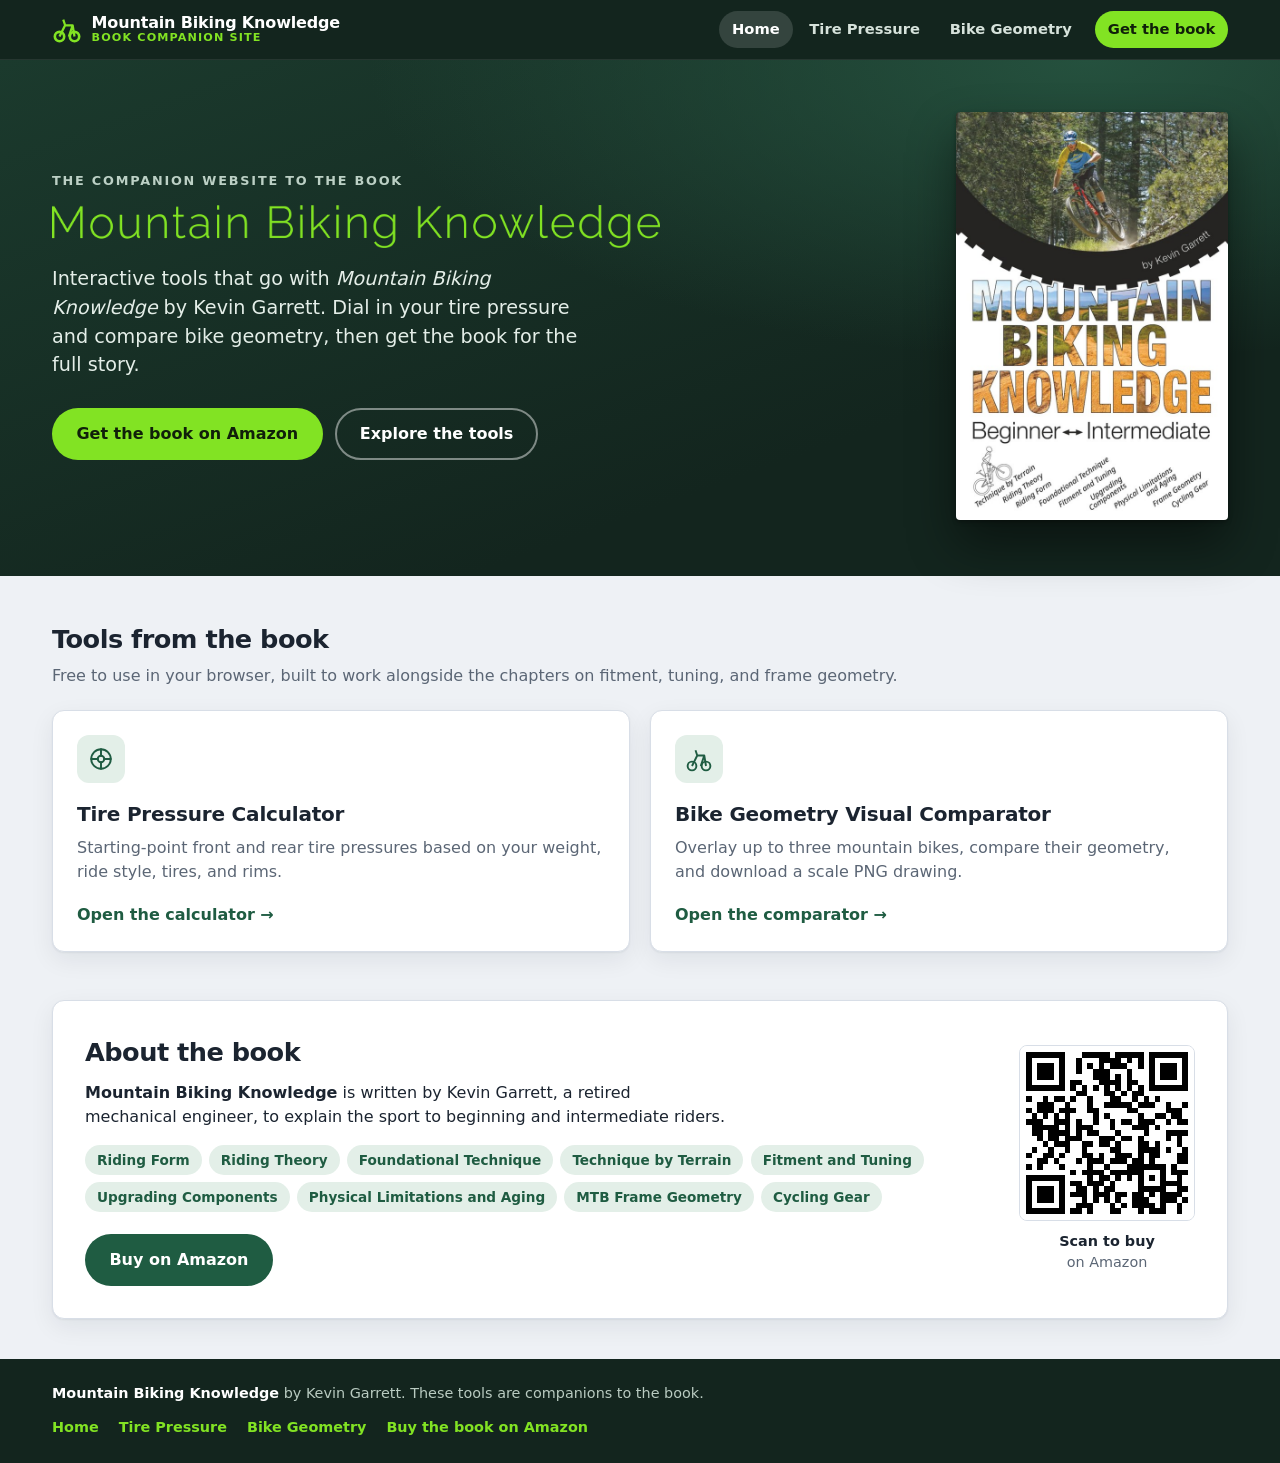
<file: index.html>
<!doctype html>
<html lang="en">
<head>
<meta charset="utf-8">
<meta name="viewport" content="width=device-width, initial-scale=1">
<title>Mountain Biking Knowledge: Companion Tools for the Book</title>
<meta name="description" content="Companion website for the book Mountain Biking Knowledge by Kevin Garrett: a tire pressure calculator and a bike geometry visual comparator.">
<meta property="og:type" content="website">
<meta property="og:site_name" content="Mountain Biking Knowledge">
<meta property="og:title" content="Mountain Biking Knowledge: Companion Tools for the Book">
<meta property="og:description" content="Interactive tools for riders, from the book Mountain Biking Knowledge by Kevin Garrett: tire pressure and bike geometry.">
<meta property="og:url" content="https://mountainbikingknowledge.com/">
<meta property="og:image" content="https://mountainbikingknowledge.com/images/og-mtbk.png">
<meta property="og:image:width" content="1200">
<meta property="og:image:height" content="630">
<meta property="og:image:alt" content="Mountain Biking Knowledge book cover next to the site name">
<meta name="twitter:card" content="summary_large_image">
<meta name="twitter:title" content="Mountain Biking Knowledge: Companion Tools for the Book">
<meta name="twitter:description" content="Interactive tools for riders, from the book by Kevin Garrett.">
<meta name="twitter:image" content="https://mountainbikingknowledge.com/images/og-mtbk.png">
<link rel="stylesheet" href="css/mtbk-brand.css">
<link rel="icon" href="data:image/svg+xml,%3Csvg xmlns='http://www.w3.org/2000/svg' viewBox='0 0 16 16'%3E%3Ccircle cx='4' cy='12' r='2.5' fill='none' stroke='%231f4d3a' stroke-width='1.5'/%3E%3Ccircle cx='12' cy='12' r='2.5' fill='none' stroke='%231f4d3a' stroke-width='1.5'/%3E%3Cpath d='M4 12 L7 6 L11 6 L12 12 M7 6 L6 3 M11 6 L9 12' fill='none' stroke='%231f4d3a' stroke-width='1.3' stroke-linejoin='round'/%3E%3C/svg%3E">
<style>
  *,*::before,*::after{box-sizing:border-box}
  body{margin:0;background:var(--bg);color:var(--ink);font:16px/1.5 var(--font)}
  img{max-width:100%;height:auto}
  .wrap{max-width:76rem;margin:0 auto;padding:0 1.25rem}

  .hero{background:radial-gradient(1200px 500px at 85% 0%,#25513e 0%,transparent 60%),linear-gradient(160deg,var(--nav-2),var(--nav) 70%);color:#fff}
  .hero .wrap{display:grid;grid-template-columns:minmax(0,1fr) auto;gap:2.5rem;align-items:center;padding-top:3.25rem;padding-bottom:3.5rem}
  .eyebrow{margin:0 0 .9rem;font-size:.8rem;font-weight:700;letter-spacing:.14em;text-transform:uppercase;color:#bcd0c5}
  .hero h1{margin:0 0 1.1rem;line-height:1}
  .hero h1 img{display:block;width:min(100%,38rem);height:auto}
  .lede{margin:0 0 1.75rem;max-width:34rem;font-size:1.2rem;color:#e4eee8}
  .cta{display:flex;gap:.8rem;flex-wrap:wrap}
  .cover{display:block;width:17rem;border-radius:4px;box-shadow:0 2px 4px rgba(0,0,0,.3),0 24px 48px rgba(0,0,0,.45);transition:transform .2s}
  .cover:hover{transform:translateY(-3px)}
  .cover-link:focus-visible{outline:3px solid var(--lime);outline-offset:6px;border-radius:6px}

  main{padding:2.75rem 0 0}
  h2.section{margin:0 0 .35rem;font-size:1.6rem;letter-spacing:-.02em}
  .section-sub{margin:0 0 1.4rem;color:var(--ink-muted)}
  .tools{display:grid;grid-template-columns:repeat(auto-fit,minmax(18rem,1fr));gap:1.25rem}
  .tool{display:flex;flex-direction:column;background:var(--surface);border:1px solid var(--line);border-radius:var(--radius);box-shadow:var(--shadow);padding:1.5rem;text-decoration:none;color:inherit;transition:transform .15s,border-color .15s}
  .tool:hover{transform:translateY(-2px);border-color:var(--line-strong)}
  .tool:focus-visible{outline:3px solid var(--accent);outline-offset:3px}
  .tool .ico{width:3rem;height:3rem;border-radius:12px;background:var(--accent-soft);display:grid;place-items:center;margin-bottom:1rem}
  .tool h3{margin:0 0 .4rem;font-size:1.25rem;letter-spacing:-.01em}
  .tool p{margin:0 0 1.2rem;color:var(--ink-muted);flex:1}
  .tool .go{font-weight:700;color:var(--accent)}
  .tool:hover .go{text-decoration:underline}

  .book{margin-top:3rem;display:grid;grid-template-columns:minmax(0,1fr) auto;gap:2rem;align-items:center;background:var(--surface);border:1px solid var(--line);border-radius:var(--radius);box-shadow:var(--shadow);padding:2rem}
  .book h2{margin:0 0 .6rem;font-size:1.6rem;letter-spacing:-.02em}
  .book p{margin:0 0 1rem;max-width:40rem}
  .topics{list-style:none;margin:0 0 1.4rem;padding:0;display:flex;flex-wrap:wrap;gap:.45rem}
  .topics li{background:var(--accent-soft);color:var(--accent);font-size:.85rem;font-weight:600;padding:.3rem .75rem;border-radius:999px}
  .qr{display:flex;flex-direction:column;align-items:center;gap:.6rem;text-align:center;color:var(--ink-muted);font-size:.9rem;text-decoration:none}
  .qr img{width:11rem;height:11rem;border:1px solid var(--line);border-radius:8px;image-rendering:pixelated}
  .qr strong{color:var(--ink)}
  .qr:hover span{text-decoration:underline}

  @media (max-width:820px){
    .hero .wrap{grid-template-columns:1fr;gap:2rem;padding-top:2.25rem;padding-bottom:2.5rem}
    .cover{width:12rem}
    .lede{font-size:1.08rem}
    .book{grid-template-columns:1fr;padding:1.4rem}
    .qr{flex-direction:row;text-align:left}
    .qr img{width:8.5rem;height:8.5rem;flex:none}
  }
</style>
</head>
<body>
<header class="mtbk-bar">
  <div class="mtbk-bar-inner">
    <a class="mtbk-brand" href=""><svg width='30' height='30' viewBox='0 0 16 16' aria-hidden='true'><circle cx='4' cy='12' r='2.5' fill='none' stroke='#82e323' stroke-width='1.4'/><circle cx='12' cy='12' r='2.5' fill='none' stroke='#82e323' stroke-width='1.4'/><path d='M4 12 L7 6 L11 6 L12 12 M7 6 L6 3 M11 6 L9 12' fill='none' stroke='#82e323' stroke-width='1.2' stroke-linejoin='round'/></svg><span>Mountain Biking Knowledge<small>Book companion site</small></span></a>
    <nav class="mtbk-nav" aria-label="Site">
      <a href="" aria-current="page">Home</a>
      <a href="tire-pressure/">Tire Pressure</a>
      <a href="bike-geometry/">Bike Geometry</a>
      <a class="nav-buy" href="https://www.amazon.com/dp/B0FX9PPZMJ" target="_blank" rel="noopener">Get the book</a>
    </nav>
  </div>
</header>

<section class="hero">
  <div class="wrap">
    <div>
      <p class="eyebrow">The companion website to the book</p>
      <h1><img src="images/mtbk-logo.png" width="1600" height="112" alt="Mountain Biking Knowledge"></h1>
      <p class="lede">Interactive tools that go with <em>Mountain Biking Knowledge</em> by Kevin Garrett. Dial in your tire pressure and compare bike geometry, then get the book for the full story.</p>
      <div class="cta">
        <a class="btn-buy" href="https://www.amazon.com/dp/B0FX9PPZMJ" target="_blank" rel="noopener">Get the book on Amazon</a>
        <a class="btn-ghost" href="#tools">Explore the tools</a>
      </div>
    </div>
    <a class="cover-link" href="https://www.amazon.com/dp/B0FX9PPZMJ" target="_blank" rel="noopener" aria-label="Buy Mountain Biking Knowledge on Amazon">
      <img class="cover" src="images/mtbk-cover.jpg" width="600" height="900" alt="Cover of the book Mountain Biking Knowledge by Kevin Garrett, Beginner to Intermediate">
    </a>
  </div>
</section>

<main>
  <div class="wrap">
    <section id="tools" aria-labelledby="tools-h">
      <h2 class="section" id="tools-h">Tools from the book</h2>
      <p class="section-sub">Free to use in your browser, built to work alongside the chapters on fitment, tuning, and frame geometry.</p>
      <div class="tools">
        <a class="tool" href="tire-pressure/">
          <span class="ico" aria-hidden="true"><svg width="26" height="26" viewBox="0 0 24 24" fill="none" stroke="#1f5c42" stroke-width="1.8" stroke-linecap="round"><circle cx="12" cy="12" r="9"/><circle cx="12" cy="12" r="3"/><path d="M12 3v6M12 15v6M3 12h6M15 12h6"/></svg></span>
          <h3>Tire Pressure Calculator</h3>
          <p>Starting-point front and rear tire pressures based on your weight, ride style, tires, and rims.</p>
          <span class="go">Open the calculator &rarr;</span>
        </a>
        <a class="tool" href="bike-geometry/">
          <span class="ico" aria-hidden="true"><svg width="28" height="28" viewBox="0 0 16 16" fill="none" stroke="#1f5c42" stroke-width="1.1" stroke-linejoin="round"><circle cx="4" cy="12" r="2.5"/><circle cx="12" cy="12" r="2.5"/><path d="M4 12 L7 6 L11 6 L12 12 M7 6 L6 3 M11 6 L9 12"/></svg></span>
          <h3>Bike Geometry Visual Comparator</h3>
          <p>Overlay up to three mountain bikes, compare their geometry, and download a scale PNG drawing.</p>
          <span class="go">Open the comparator &rarr;</span>
        </a>
      </div>
    </section>

    <section class="book" id="book" aria-labelledby="book-h">
      <div>
        <h2 id="book-h">About the book</h2>
        <p><strong>Mountain Biking Knowledge</strong> is written by Kevin Garrett, a retired mechanical engineer, to explain the sport to beginning and intermediate riders.</p>
        <ul class="topics" aria-label="Key topics">
          <li>Riding Form</li><li>Riding Theory</li><li>Foundational Technique</li><li>Technique by Terrain</li><li>Fitment and Tuning</li><li>Upgrading Components</li><li>Physical Limitations and Aging</li><li>MTB Frame Geometry</li><li>Cycling Gear</li>
        </ul>
        <a class="btn-buy on-light" href="https://www.amazon.com/dp/B0FX9PPZMJ" target="_blank" rel="noopener">Buy on Amazon</a>
      </div>
      <a class="qr" href="https://www.amazon.com/dp/B0FX9PPZMJ" target="_blank" rel="noopener">
        <img src="images/qr-amazon-mtbk.png" width="300" height="300" alt="QR code linking to Mountain Biking Knowledge on Amazon">
        <span><strong>Scan to buy</strong><br>on Amazon</span>
      </a>
    </section>
  </div>
</main>

<footer class="mtbk-footer">
  <div class="mtbk-footer-inner">
    <p><strong>Mountain Biking Knowledge</strong> by Kevin Garrett. These tools are companions to the book.</p>
    <nav aria-label="Footer">
      <a href="">Home</a>
      <a href="tire-pressure/">Tire Pressure</a>
      <a href="bike-geometry/">Bike Geometry</a>
      <a href="https://www.amazon.com/dp/B0FX9PPZMJ" target="_blank" rel="noopener">Buy the book on Amazon</a>
    </nav>
  </div>
</footer>
</body>
</html>
</file>
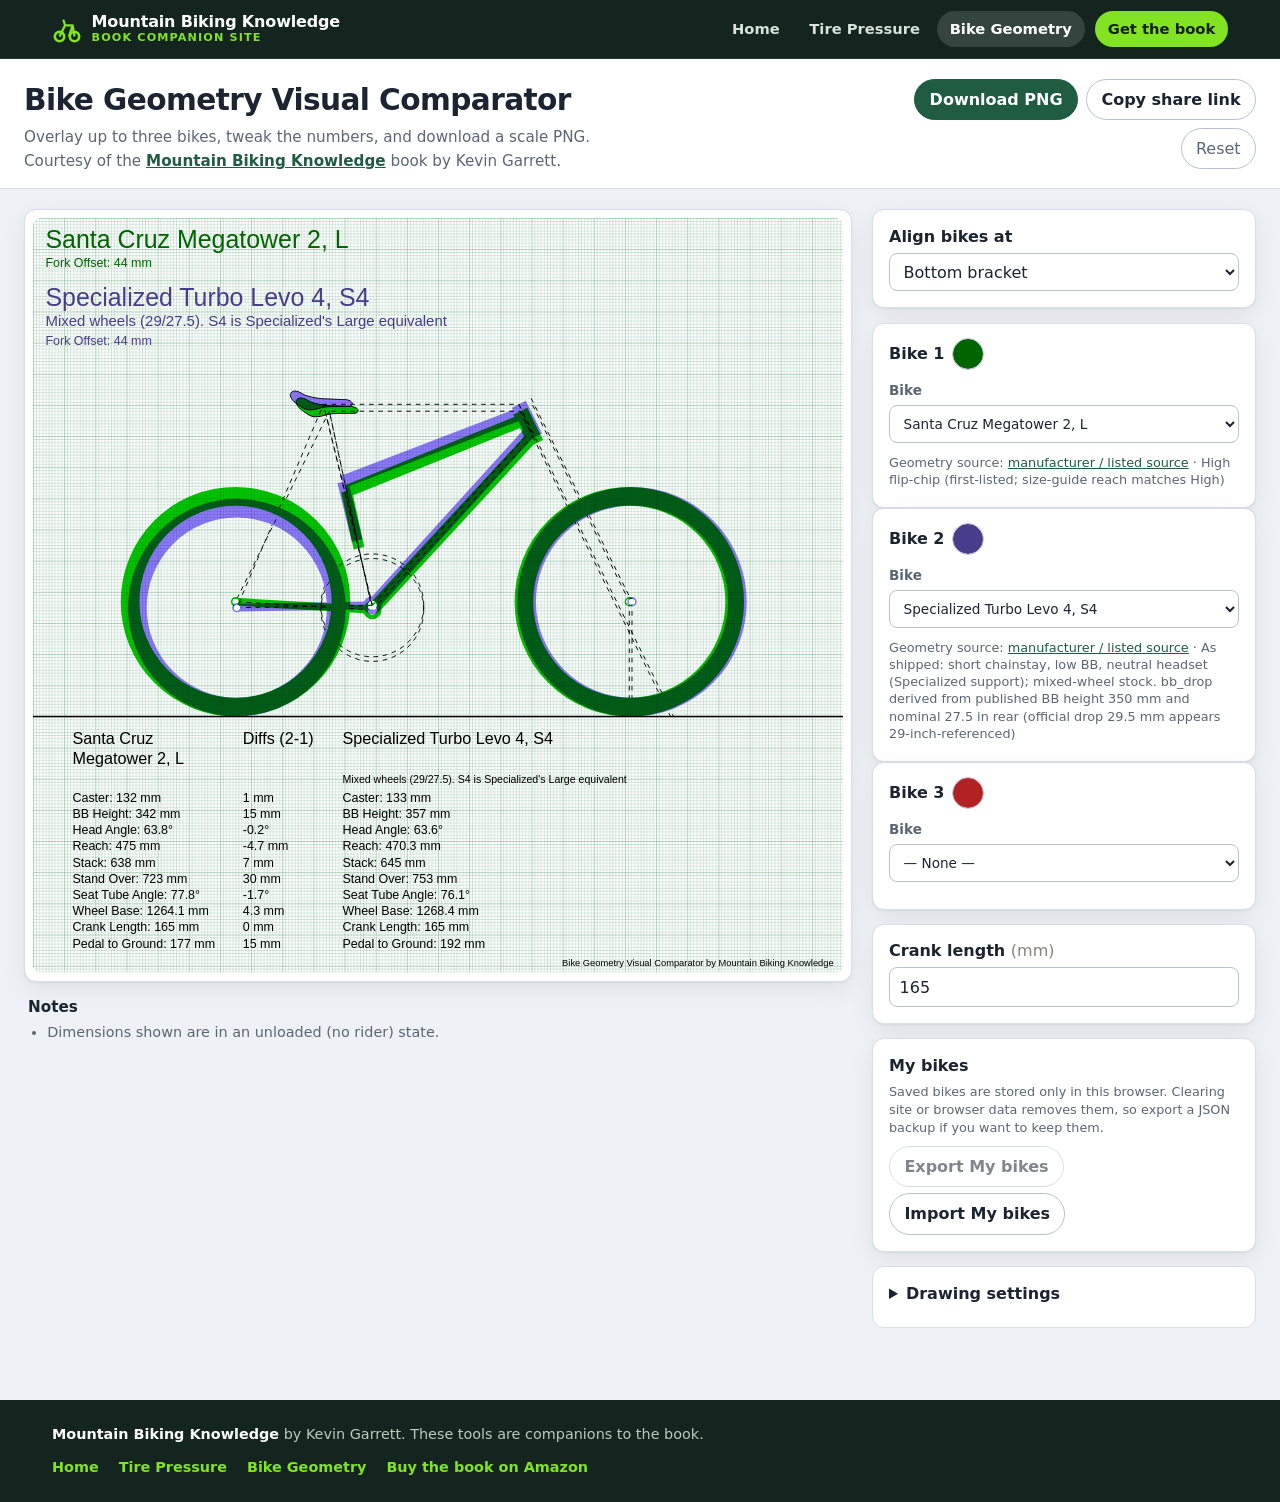
<file: bike-geometry/index.html>
<!DOCTYPE html>
<html lang="en">
<head>
  <meta charset="utf-8" />
  <meta name="viewport" content="width=device-width, initial-scale=1" />
  <title>Bike Geometry Visual Comparator</title>
  <meta name="description" content="Compare up to three bicycle geometries and download a scale PNG drawing." />
  <meta property="og:type" content="website" />
  <meta property="og:site_name" content="Mountain Biking Knowledge" />
  <meta property="og:title" content="Bike Geometry Visual Comparator" />
  <meta property="og:description" content="Overlay up to three bikes to scale, compare their geometry, and download a PNG. From the Mountain Biking Knowledge book by Kevin Garrett." />
  <meta property="og:url" content="https://mountainbikingknowledge.com/bike-geometry/" />
  <meta property="og:image" content="https://mountainbikingknowledge.com/bike-geometry/og-image.png" />
  <meta property="og:image:width" content="1200" />
  <meta property="og:image:height" content="630" />
  <meta property="og:image:alt" content="Two mountain bikes overlaid to scale on a grid" />
  <meta name="twitter:card" content="summary_large_image" />
  <meta name="twitter:title" content="Bike Geometry Visual Comparator" />
  <meta name="twitter:description" content="Overlay up to three bikes to scale and compare their geometry." />
  <meta name="twitter:image" content="https://mountainbikingknowledge.com/bike-geometry/og-image.png" />
  <link rel="stylesheet" href="../css/mtbk-brand.css" />
  <link rel="stylesheet" href="css/style.css" />
  <link rel="icon" href="data:image/svg+xml,%3Csvg xmlns='http://www.w3.org/2000/svg' viewBox='0 0 16 16'%3E%3Ccircle cx='4' cy='12' r='2.5' fill='none' stroke='%231f4d3a' stroke-width='1.5'/%3E%3Ccircle cx='12' cy='12' r='2.5' fill='none' stroke='%231f4d3a' stroke-width='1.5'/%3E%3Cpath d='M4 12 L7 6 L11 6 L12 12 M7 6 L6 3 M11 6 L9 12' fill='none' stroke='%231f4d3a' stroke-width='1.3' stroke-linejoin='round'/%3E%3C/svg%3E" />
</head>
<body>
  <a class="skip-link" href="#preview">Skip to drawing</a>
<header class="mtbk-bar">
  <div class="mtbk-bar-inner">
    <a class="mtbk-brand" href="../"><svg width='30' height='30' viewBox='0 0 16 16' aria-hidden='true'><circle cx='4' cy='12' r='2.5' fill='none' stroke='#82e323' stroke-width='1.4'/><circle cx='12' cy='12' r='2.5' fill='none' stroke='#82e323' stroke-width='1.4'/><path d='M4 12 L7 6 L11 6 L12 12 M7 6 L6 3 M11 6 L9 12' fill='none' stroke='#82e323' stroke-width='1.2' stroke-linejoin='round'/></svg><span>Mountain Biking Knowledge<small>Book companion site</small></span></a>
    <nav class="mtbk-nav" aria-label="Site">
      <a href="../">Home</a>
      <a href="../tire-pressure/">Tire Pressure</a>
      <a href="../bike-geometry/" aria-current="page">Bike Geometry</a>
      <a class="nav-buy" href="https://www.amazon.com/dp/B0FX9PPZMJ" target="_blank" rel="noopener">Get the book</a>
    </nav>
  </div>
</header>
  <header class="site-header">
    <div class="header-text">
      <h1>Bike Geometry Visual Comparator</h1>
      <p>Overlay up to three bikes, tweak the numbers, and download a scale PNG.</p>
      <p class="credit">Courtesy of the <a href="https://www.amazon.com/dp/B0FX9PPZMJ" target="_blank" rel="noopener"><strong>Mountain Biking Knowledge</strong></a> book by Kevin Garrett.</p>
    </div>
    <div class="header-side">
      <div class="header-actions">
        <button type="button" id="btn-download-png" class="btn btn-primary">Download PNG</button>
        <button type="button" id="btn-share" class="btn">Copy share link</button>
        <button type="button" id="btn-reset" class="btn btn-quiet">Reset</button>
      </div>
    </div>
    <p id="share-status" class="status" role="status" hidden></p>
  </header>

  <main class="layout">
    <section id="preview" class="preview-panel" aria-label="Geometry drawing">
      <div id="preview-frame" class="preview-frame">
        <div id="svg-host" class="svg-host"></div>
      </div>
      <p id="preview-error" class="banner banner-error" hidden></p>
      <div class="drawing-notes">
        <h2>Notes</h2>
        <ul>
          <li>Dimensions shown are in an unloaded (no rider) state.</li>
        </ul>
      </div>
    </section>

    <aside class="controls" aria-label="Bike selection and settings">
      <section class="align-panel">
        <label>
          <span>Align bikes at</span>
          <select id="setting-align">
            <option value="bb" selected>Bottom bracket</option>
            <option value="rear">Rear wheel hub</option>
            <option value="front">Front wheel hub</option>
          </select>
        </label>
      </section>
      <div id="slot-list"></div>

      <section class="align-panel" aria-label="Crank length">
        <label>
          <span>Crank length <em>(mm)</em></span>
          <input id="setting-crank" type="number" min="120" max="185" step="1" value="165" />
        </label>
      </section>

      <section id="library" class="library-panel" aria-label="Saved bikes">
        <h2>My bikes</h2>
        <p id="library-note" class="storage-note">Saved bikes are stored only in this browser. Clearing site or browser data removes them, so export a JSON backup if you want to keep them.</p>
        <p id="library-status" class="status" role="status" hidden></p>
        <div class="library-actions">
          <button type="button" id="btn-export-mine" class="btn">Export My bikes</button>
          <button type="button" id="btn-import-mine" class="btn">Import My bikes</button>
          <input type="file" id="import-mine-file" accept="application/json,.json" hidden />
        </div>
      </section>

      <details class="settings-panel">
        <summary>Drawing settings</summary>
        <div class="settings-grid">
          <label>
            <span>Blend mode</span>
            <select id="setting-blend"></select>
          </label>
          <label>
            <span>Canvas width <em>(px)</em></span>
            <input id="setting-width" type="number" min="800" max="6000" step="10" />
          </label>
          <label>
            <span>Canvas height <em>(px)</em></span>
            <input id="setting-height" type="number" min="800" max="6000" step="10" />
          </label>
          <label>
            <span>Ground level <em>(px from top)</em></span>
            <input id="setting-ground" type="number" min="200" max="4000" step="10" />
          </label>
        </div>
      </details>
    </aside>
  </main>


  <noscript>
    <p class="banner banner-error">This page needs JavaScript to draw the bikes.</p>
  </noscript>

  <script type="module" src="js/app.js"></script>
<footer class="mtbk-footer">
  <div class="mtbk-footer-inner">
    <p><strong>Mountain Biking Knowledge</strong> by Kevin Garrett. These tools are companions to the book.</p>
    <nav aria-label="Footer">
      <a href="../">Home</a>
      <a href="../tire-pressure/">Tire Pressure</a>
      <a href="../bike-geometry/">Bike Geometry</a>
      <a href="https://www.amazon.com/dp/B0FX9PPZMJ" target="_blank" rel="noopener">Buy the book on Amazon</a>
    </nav>
  </div>
</footer>
</body>
</html>
</file>
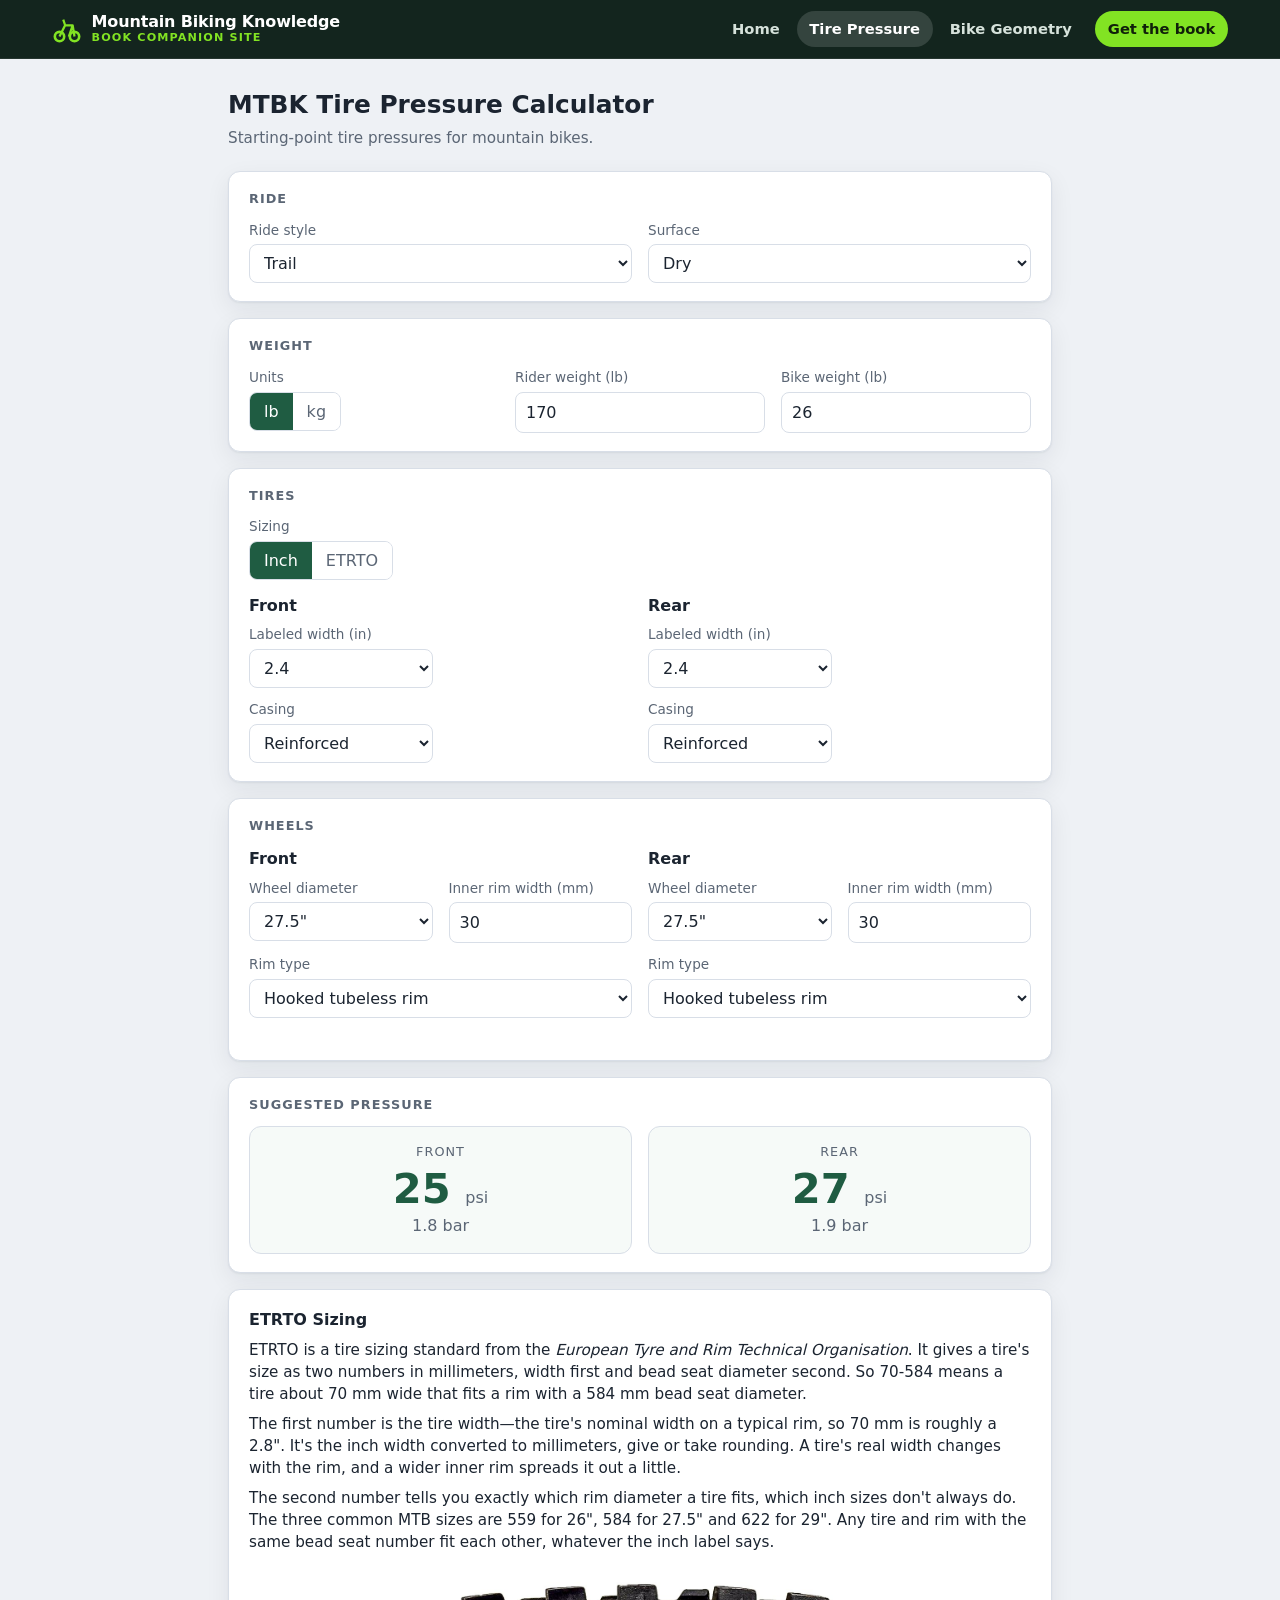
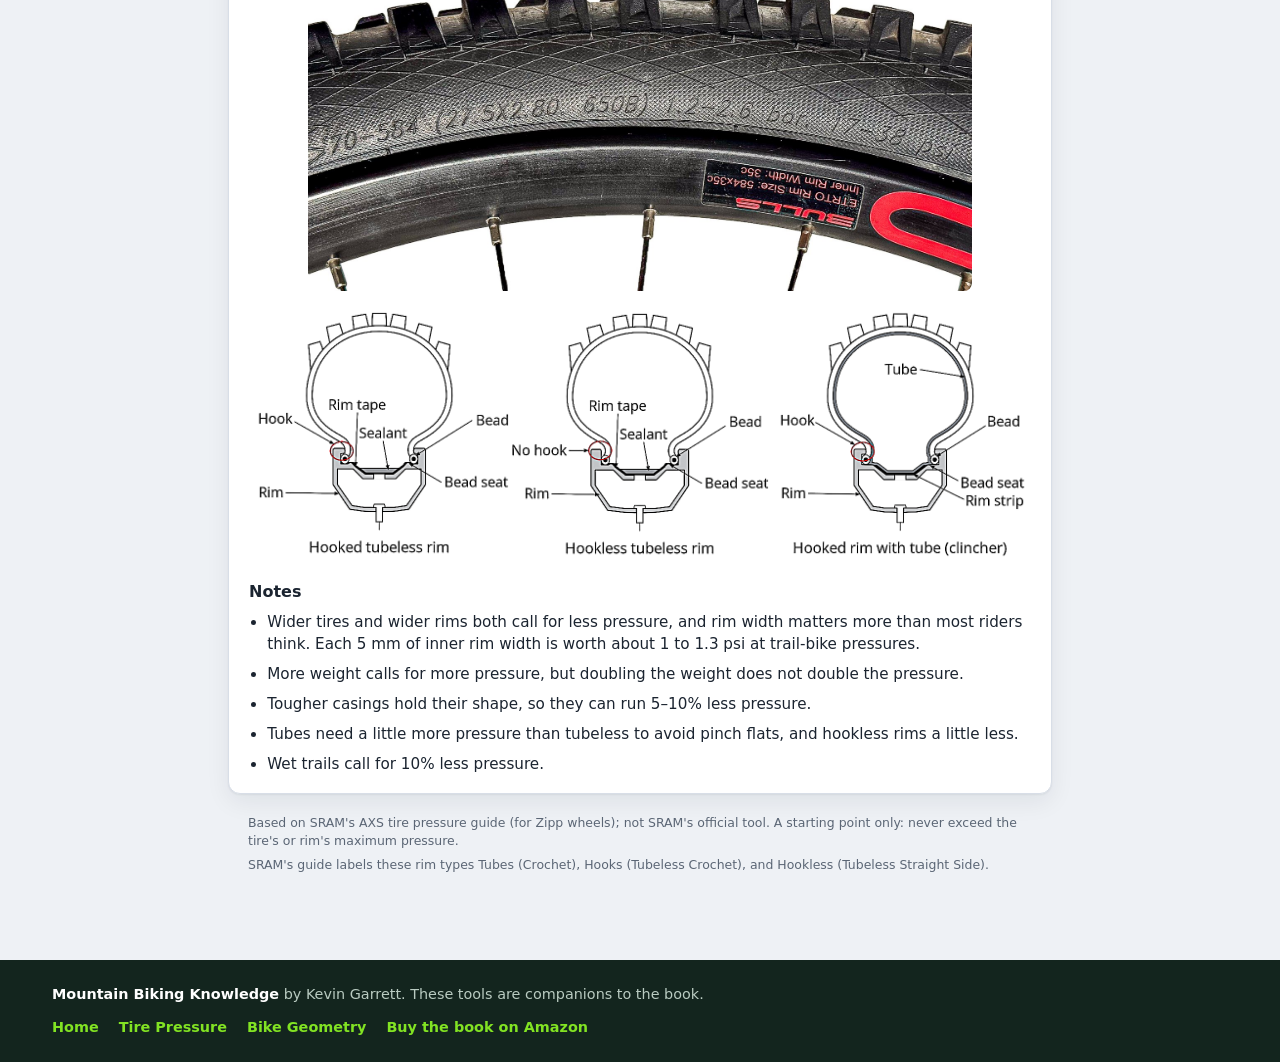
<file: tire-pressure/index.html>
<!DOCTYPE html>
<html lang="en">
<head>
<meta charset="utf-8">
<meta name="viewport" content="width=device-width, initial-scale=1">
<title>MTBK Tire Pressure Calculator | Mountain Biking Knowledge</title>
<meta name="description" content="Starting-point front and rear tire pressures for mountain bikes, from the book Mountain Biking Knowledge by Kevin Garrett.">
<style id="mtbk-brand">
/* BRAND-START (synced from css/mtbk-brand.css) */
/* Mountain Biking Knowledge companion site: shared brand theme.
   Tokens, site bar, buttons and footer used by every page. */

:root {
  --bg: #eef1f5;            /* page background: light, cool gray */
  --surface: #fff;          /* cards and panels */
  --ink: #1b2430;           /* body text: cool slate */
  --ink-muted: #5b6675;
  --line: #d8dee7;
  --line-strong: #b9c2cf;
  --accent: #1f5c42;        /* forest green: buttons, links, results */
  --accent-hover: #174a35;
  --accent-soft: #e3efe8;
  --nav: #13251e;           /* deep forest: site bar, hero, footer */
  --nav-2: #1b3a2d;
  --lime: #82e323;          /* from the book's wordmark: use on dark only */
  --danger: #8b2e2e;
  --danger-soft: #f8eaea;
  --shadow: 0 1px 2px rgba(20, 35, 45, 0.06), 0 8px 24px rgba(20, 35, 45, 0.07);
  --radius: 12px;
  --font: system-ui, -apple-system, "Segoe UI", "Helvetica Neue", Arial, sans-serif;
}

.mtbk-bar {
  background: var(--nav);
  color: #fff;
  border-bottom: 1px solid rgba(255, 255, 255, 0.08);
}
.mtbk-bar-inner {
  max-width: 76rem;
  margin: 0 auto;
  padding: 0.7rem 1.25rem;
  display: flex;
  align-items: center;
  justify-content: space-between;
  gap: 1rem;
  flex-wrap: wrap;
}
.mtbk-brand {
  display: inline-flex;
  align-items: center;
  gap: 0.6rem;
  color: #fff;
  text-decoration: none;
  font-weight: 700;
  letter-spacing: -0.01em;
  line-height: 1.15;
}
.mtbk-brand svg { flex: none; }
.mtbk-brand small {
  display: block;
  font-size: 0.7rem;
  font-weight: 600;
  letter-spacing: 0.1em;
  text-transform: uppercase;
  color: var(--lime);
}
.mtbk-nav {
  display: flex;
  align-items: center;
  gap: 0.25rem;
  flex-wrap: wrap;
  font-family: var(--font);
}
.mtbk-nav a {
  color: #d6e2db;
  text-decoration: none;
  font-size: 0.92rem;
  font-weight: 600;
  padding: 0.45rem 0.8rem;
  border-radius: 999px;
}
.mtbk-nav a:hover { color: #fff; background: rgba(255, 255, 255, 0.1); }
.mtbk-nav a[aria-current="page"] { color: #fff; background: rgba(255, 255, 255, 0.14); }
.mtbk-nav a:focus-visible,
.mtbk-brand:focus-visible,
.mtbk-footer a:focus-visible { outline: 3px solid var(--lime); outline-offset: 2px; }
.mtbk-nav a.nav-buy {
  background: var(--lime);
  color: #10200a;
  margin-left: 0.4rem;
}
.mtbk-nav a.nav-buy:hover { background: #9aee4a; color: #10200a; }

.btn-buy,
.btn-ghost {
  display: inline-flex;
  align-items: center;
  justify-content: center;
  gap: 0.5rem;
  font: inherit;
  font-weight: 700;
  text-decoration: none;
  padding: 0.75rem 1.4rem;
  border-radius: 999px;
  min-height: 3rem;
  border: 2px solid transparent;
}
.btn-buy { background: var(--lime); color: #10200a; }
.btn-buy:hover { background: #9aee4a; }
.btn-buy.on-light { background: var(--accent); color: #fff; }
.btn-buy.on-light:hover { background: var(--accent-hover); }
.btn-ghost { color: #fff; border-color: rgba(255, 255, 255, 0.45); }
.btn-ghost:hover { background: rgba(255, 255, 255, 0.1); border-color: #fff; }
.btn-buy:focus-visible, .btn-ghost:focus-visible { outline: 3px solid var(--lime); outline-offset: 3px; }
.btn-buy.on-light:focus-visible { outline-color: var(--accent); }

.mtbk-footer {
  background: var(--nav);
  color: #b9cbc1;
  font-family: var(--font);
  font-size: 0.9rem;
  margin-top: 2.5rem;
}
.mtbk-footer-inner {
  max-width: 76rem;
  margin: 0 auto;
  padding: 1.5rem 1.25rem;
  display: flex;
  flex-wrap: wrap;
  gap: 0.75rem 2rem;
  align-items: center;
  justify-content: space-between;
}
.mtbk-footer p { margin: 0; }
.mtbk-footer strong { color: #fff; }
.mtbk-footer a { color: var(--lime); font-weight: 600; text-decoration: none; }
.mtbk-footer a:hover { text-decoration: underline; }
.mtbk-footer nav { display: flex; gap: 1.25rem; flex-wrap: wrap; }

@media (max-width: 640px) {
  .mtbk-bar-inner { padding: 0.6rem 1rem; }
  .mtbk-nav a { padding: 0.4rem 0.6rem; font-size: 0.88rem; }
}
/* BRAND-END */
</style>
<style>
  :root{--muted:var(--ink-muted);--card:var(--surface);--warn:#9a5b00}
  *{box-sizing:border-box}
  body{margin:0;background:var(--bg);color:var(--ink);font:16px/1.45 var(--font)}
  main{max-width:860px;margin:0 auto;padding:28px 18px 40px}
  h1{font-size:1.55rem;margin:0 0 4px}
  .sub{color:var(--muted);margin:0 0 22px;font-size:.95rem}
  .card{background:var(--card);border:1px solid var(--line);border-radius:12px;box-shadow:var(--shadow);padding:18px 20px;margin-bottom:16px}
  .card h2{font-size:.8rem;letter-spacing:.08em;text-transform:uppercase;color:var(--muted);margin:0 0 12px}
  .grid{display:grid;grid-template-columns:repeat(auto-fit,minmax(180px,1fr));gap:12px 16px}
  label{display:block;font-size:.85rem;color:var(--muted);margin-bottom:4px}
  select,input{width:100%;padding:8px 10px;border:1px solid var(--line);border-radius:8px;font:inherit;background:#fff;color:var(--ink)}
  select:focus,input:focus{outline:2px solid #8fbba5;border-color:var(--accent)}
  .seg{display:inline-flex;border:1px solid var(--line);border-radius:8px;overflow:hidden}
  .seg button{border:0;background:#fff;padding:7px 14px;font:inherit;cursor:pointer;color:var(--muted)}
  .seg button.on{background:var(--accent);color:#fff}
  .tires{display:grid;grid-template-columns:1fr 1fr;gap:16px}
  .tires h3{margin:0 0 8px;font-size:1rem}
  .tires .grid{grid-template-columns:1fr 1fr}
  .results{display:grid;grid-template-columns:1fr 1fr;gap:16px}
  .res{border:1px solid var(--line);border-radius:12px;padding:16px;text-align:center;background:#f6faf8}
  .res .lbl{font-size:.8rem;letter-spacing:.08em;text-transform:uppercase;color:var(--muted)}
  .res .psi{font-size:2.6rem;font-weight:700;color:var(--accent);line-height:1.1;margin-top:4px}
  .res .psi small{font-size:1rem;font-weight:500;color:var(--muted)}
  .res .bar{color:var(--muted);margin-top:2px}
  .warn{color:var(--warn);font-size:.9rem;font-weight:700;margin-top:8px;min-height:1.1em;white-space:pre-line}
  .interp{color:var(--muted);font-size:.8rem;margin-top:4px;min-height:1.1em}
  .modebar{margin-bottom:14px}
  .etrto .inch-only,.inch .etrto-only{display:none}
  input.custom{margin-top:6px}
  .tires .rowstart{grid-column:1}
  .tires .rowfull{grid-column:1/-1}
  input.custom[hidden]{display:none}
  .note{color:var(--muted);font-size:.85rem;margin-top:14px}
  .tips{margin:0;padding-left:1.2em;font-size:.95rem}
  .tips li{margin:0 0 8px}
  .tips li:last-child{margin-bottom:0}
  .subhead{font-size:1rem;margin:18px 0 8px}
  .subhead.first{margin-top:0}
  .notep{margin:0 0 8px;font-size:.95rem}
  .notep:last-child{margin-bottom:0}
  .illo{display:block;width:100%;max-width:100%;height:auto;margin-top:16px;background:#fff;border-radius:8px}
  .fine{color:var(--muted);font-size:.78rem;padding:4px 20px 0}
  .fine p{margin:0 0 6px}
  details{color:var(--muted);font-size:.8rem;margin-top:8px}
  @media (max-width:620px){.tires,.results{grid-template-columns:1fr}
    .tires .grid label{min-height:2.9em;display:flex;align-items:flex-end}
    .tires .grid .rowstart label,.tires .grid .rowfull label{min-height:0}}
  .illo.photo85{width:85%;margin-left:auto;margin-right:auto}
</style>
</head>
<body>
<header class="mtbk-bar">
  <div class="mtbk-bar-inner">
    <a class="mtbk-brand" href="../"><svg width='30' height='30' viewBox='0 0 16 16' aria-hidden='true'><circle cx='4' cy='12' r='2.5' fill='none' stroke='#82e323' stroke-width='1.4'/><circle cx='12' cy='12' r='2.5' fill='none' stroke='#82e323' stroke-width='1.4'/><path d='M4 12 L7 6 L11 6 L12 12 M7 6 L6 3 M11 6 L9 12' fill='none' stroke='#82e323' stroke-width='1.2' stroke-linejoin='round'/></svg><span>Mountain Biking Knowledge<small>Book companion site</small></span></a>
    <nav class="mtbk-nav" aria-label="Site">
      <a href="../">Home</a>
      <a href="../tire-pressure/" aria-current="page">Tire Pressure</a>
      <a href="../bike-geometry/">Bike Geometry</a>
      <a class="nav-buy" href="https://www.amazon.com/dp/B0FX9PPZMJ" target="_blank" rel="noopener">Get the book</a>
    </nav>
  </div>
</header>
<main class="inch" id="app">
  <h1>MTBK Tire Pressure Calculator</h1>
  <p class="sub">Starting-point tire pressures for mountain bikes.</p>

  <section class="card">
    <h2>Ride</h2>
    <div class="grid">
      <div><label for="style">Ride style</label>
        <select id="style">
          <option value="Cross Country">Cross Country</option>
          <option value="Trail" selected>Trail</option>
          <option value="Enduro">Enduro</option>
          <option value="Downhill">Downhill</option>
        </select></div>
      <div><label for="surface">Surface</label><select id="surface"></select></div>
    </div>
  </section>

  <section class="card">
    <h2>Weight</h2>
    <div class="grid">
      <div><label>Units</label><div class="seg" id="units"><button data-u="lb" class="on">lb</button><button data-u="kg">kg</button></div></div>
      <div><label for="rider">Rider weight (<span class="u">lb</span>)</label><input id="rider" type="number" min="1" step="1" value="170"></div>
      <div><label for="bike">Bike weight (<span class="u">lb</span>)</label><input id="bike" type="number" min="1" step="1" value="26"></div>
    </div>
  </section>

  <section class="card">
    <h2>Tires</h2>
    <div class="modebar"><label>Sizing</label><div class="seg" id="sizing"><button data-m="inch" class="on">Inch</button><button data-m="etrto">ETRTO</button></div></div>
    <div class="tires">
      <div><h3>Front</h3><div class="grid">
        <div class="inch-only"><label for="widF">Labeled width (in)</label><select id="widF"></select></div>
        <div class="etrto-only"><label for="ewF">Width (ETRTO)</label><select id="ewF"></select><input id="ecF" class="custom" type="number" min="25" max="132" step="1" placeholder="Width in mm" hidden><div class="interp" id="eiF"></div></div>
        <div class="etrto-only"><label for="bsF">Bead seat dia. (ETRTO)</label><select id="bsF"></select></div>
        <div class="rowstart"><label for="casF">Casing</label><select id="casF"></select></div>
      </div></div>
      <div><h3>Rear</h3><div class="grid">
        <div class="inch-only"><label for="widR">Labeled width (in)</label><select id="widR"></select></div>
        <div class="etrto-only"><label for="ewR">Width (ETRTO)</label><select id="ewR"></select><input id="ecR" class="custom" type="number" min="25" max="132" step="1" placeholder="Width in mm" hidden><div class="interp" id="eiR"></div></div>
        <div class="etrto-only"><label for="bsR">Bead seat dia. (ETRTO)</label><select id="bsR"></select></div>
        <div class="rowstart"><label for="casR">Casing</label><select id="casR"></select></div>
      </div></div>
    </div>
  </section>

  <section class="card">
    <h2>Wheels</h2>
    <div class="tires">
      <div><h3>Front</h3><div class="grid">
        <div class="inch-only"><label for="diamF">Wheel diameter</label><select id="diamF"></select></div>
        <div class="inch-only"><label for="rimF">Inner rim width (mm)</label><input id="rimF" type="number" min="21" max="40" step="1" value="30"></div>
        <div class="etrto-only"><label for="bsRimF">Rim bead seat dia. (ETRTO)</label><select id="bsRimF"></select></div>
        <div class="etrto-only"><label for="ewRimF">Inner rim width (mm)</label><select id="ewRimF"></select><div class="interp" id="eiRimF"></div></div>
        <div class="rowfull"><label for="rimTypeF">Rim type</label><select id="rimTypeF"><option value="Tubes">Hooked rim with tubes (clincher)</option><option value="Hooks" selected>Hooked tubeless rim</option><option value="Hookless">Hookless tubeless rim</option></select></div>
      </div></div>
      <div><h3>Rear</h3><div class="grid">
        <div class="inch-only"><label for="diamR">Wheel diameter</label><select id="diamR"></select></div>
        <div class="inch-only"><label for="rimR">Inner rim width (mm)</label><input id="rimR" type="number" min="21" max="40" step="1" value="30"></div>
        <div class="etrto-only"><label for="bsRimR">Rim bead seat dia. (ETRTO)</label><select id="bsRimR"></select></div>
        <div class="etrto-only"><label for="ewRimR">Inner rim width (mm)</label><select id="ewRimR"></select><div class="interp" id="eiRimR"></div></div>
        <div class="rowfull"><label for="rimTypeR">Rim type</label><select id="rimTypeR"><option value="Tubes">Hooked rim with tubes (clincher)</option><option value="Hooks" selected>Hooked tubeless rim</option><option value="Hookless">Hookless tubeless rim</option></select></div>
      </div></div>
    </div>
    <div class="warn" id="warn"></div>
  </section>

  <section class="card">
    <h2>Suggested pressure</h2>
    <div class="results">
      <div class="res"><div class="lbl">Front</div><div class="psi" id="outF">–</div><div class="bar" id="outFb"></div></div>
      <div class="res"><div class="lbl">Rear</div><div class="psi" id="outR">–</div><div class="bar" id="outRb"></div></div>
    </div>
  </section>
  <section class="card">
    <h3 class="subhead first">ETRTO Sizing</h3>
    <p class="notep">ETRTO is a tire sizing standard from the <em>European Tyre and Rim Technical Organisation</em>. It gives a tire's size as two numbers in millimeters, width first and bead seat diameter second. So 70-584 means a tire about 70 mm wide that fits a rim with a 584 mm bead seat diameter.</p>
    <p class="notep">The first number is the tire width—the tire's nominal width on a typical rim, so 70 mm is roughly a 2.8". It's the inch width converted to millimeters, give or take rounding. A tire's real width changes with the rim, and a wider inner rim spreads it out a little.</p>
    <p class="notep">The second number tells you exactly which rim diameter a tire fits, which inch sizes don't always do. The three common MTB sizes are 559 for 26", 584 for 27.5" and 622 for 29". Any tire and rim with the same bead seat number fit each other, whatever the inch label says.</p>
    <img class="illo photo85" src="images/photo-tire-rim-size.jpg" alt="Tire sidewall marked 70-584 (27.5x2.80) on a Bulls rim labeled ETRTO rim size 584x35c" loading="lazy">
    <img class="illo" src="illo-rim-types.png" alt="Cross-sections of a hooked tubeless rim, a hookless tubeless rim, and a hooked rim with a tube (clincher)" loading="lazy">
    <h3 class="subhead">Notes</h3>
    <ul class="tips">
      <li>Wider tires and wider rims both call for less pressure, and rim width matters more than most riders think. Each 5 mm of inner rim width is worth about 1 to 1.3 psi at trail-bike pressures.</li>
      <li>More weight calls for more pressure, but doubling the weight does not double the pressure.</li>
      <li>Tougher casings hold their shape, so they can run 5–10% less pressure.</li>
      <li>Tubes need a little more pressure than tubeless to avoid pinch flats, and hookless rims a little less.</li>
      <li>Wet trails call for 10% less pressure.</li>
    </ul>
  </section>
  <footer class="fine">
    <p>Based on SRAM's AXS tire pressure guide (for Zipp wheels); not SRAM's official tool.
      A starting point only: never exceed the tire's or rim's maximum pressure.</p>
    <p>SRAM's guide labels these rim types Tubes (Crochet), Hooks (Tubeless Crochet), and Hookless (Tubeless Straight Side).</p>
  </footer>
</main>

<footer class="mtbk-footer">
  <div class="mtbk-footer-inner">
    <p><strong>Mountain Biking Knowledge</strong> by Kevin Garrett. These tools are companions to the book.</p>
    <nav aria-label="Footer">
      <a href="../">Home</a>
      <a href="../tire-pressure/">Tire Pressure</a>
      <a href="../bike-geometry/">Bike Geometry</a>
      <a href="https://www.amazon.com/dp/B0FX9PPZMJ" target="_blank" rel="noopener">Buy the book on Amazon</a>
    </nav>
  </div>
</footer>

<script>
"use strict";
/* ---------- Model ---------- */
const STYLE = {"Cross Country":0.9,"Trail":1.05,"Enduro":1.05,"Downhill":1.1};
const RIM = {"Tubes":1.05,"Hooks":1.03,"Hookless":0.955};
const CASING = {"Standard":1.0,"Reinforced":0.95,"DH":0.9};
const CASING_LABEL = {"Standard":"Standard","Reinforced":"Reinforced","DH":"Downhill / Double Ply"};
const SURFACE = {"Dry":1.0,"Wet":0.9};
const POSITION = {front:0.94, rear:1.0};
const DIAM_MM = {"29":622,"27.5":571,"26":559};   // SRAM's app maps 27.5" to 571 mm
const REF_RIM = [[18,22,15],[22,25,17],[25,29,19],[29,35,21],[35,47,23],[47,58,25],
                 [58,66,30],[66,72,35],[72,84,45],[84,96,55],[96,113,76],[114,133,94]];
const FIT = [[21,22,25,65],[23,23,28,65],[24,24,29,65],[25,25,29,71],[26,27,35,71],[28,30,47,71],
             [31,35,58,83],[36,40,66,83],[41,43,66,95],[44,53,72,95],[54,58,84,95],[59,64,84,113],
             [65,71,96,113],[72,89,96,132],[90,100,114,132]];   // [rimMin,rimMax,tireMin,tireMax] mm
const LB_PER_KG = 2.20462;
const roundHalfUp = x => Math.floor(x + 0.5);

function widthMM(w){ return roundHalfUp(parseFloat(w)*25.4); }
function refRim(wmm){ for(const [lo,hi,r] of REF_RIM) if(wmm>=lo && wmm<hi) return r; return 0; }

/* riderKg, bikeKg: whole kilograms */
function pressurePsi(o){
  const w = widthMM(o.width);
  const s = w + 0.4*(o.rimMM - refRim(w));
  const D = DIAM_MM[String(o.diameter)];
  const area = 4*Math.PI**2*(D/2 + s/2)*(s/2);
  const m = o.riderKg + o.bikeKg;
  return 10**8.684670773 * area**-1.304556655 * (1 + (2.2*m - 180)*0.0025)
         * POSITION[o.position] * RIM[o.rimType] * STYLE[o.style] * SURFACE[o.surface] * CASING[o.casing];
}
const toKg = (v, units) => units==="lb" ? roundHalfUp(v / LB_PER_KG) : roundHalfUp(v);
const r1 = x => Math.floor(x*10 + 0.5)/10;

/* ---------- Style defaults (from SRAM's guide) ---------- */
const DEFAULTS = {
  "Cross Country":{bikeKg:10.9,cas:"Standard",  w:2.3,rimType:"Hooks",   rim:30,diam:"27.5"},
  "Trail":        {bikeKg:11.8,cas:"Reinforced",w:2.4,rimType:"Hooks",   rim:30,diam:"27.5"},
  "Enduro":       {bikeKg:12.7,cas:"Reinforced",w:2.4,rimType:"Hooks",   rim:30,diam:"27.5"},
  "Downhill":     {bikeKg:15.9,cas:"DH",        w:2.5,rimType:"Hooks",   rim:30,diam:"27.5"}
};

/* ---------- UI ---------- */
const $ = id => document.getElementById(id);
let units = "lb";
let sizing = "inch";
const BSD_WHEEL = {559:"26",584:"27.5",622:"29"};   // ETRTO bead seat diameter -> wheel size
const WHEEL_BSD = {"26":559,"27.5":584,"29":622};
const fmtIn = mm => (mm/25.4).toFixed(2);
/* ETRTO dropdown choices. Widths are common MTB tire widths in mm with the inch size brands usually print. */
const BSD_LIST = [[559,'559 (26")'],[584,'584 (27.5")'],[622,'622 (29")']];
const ETRTO_WIDTHS = [[50,"2.0"],[54,"2.1"],[56,"2.2"],[57,"2.25"],[58,"2.3"],[60,"2.35"],[61,"2.4"],[62,"2.4"],
                      [63,"2.5"],[64,"2.5"],[65,"2.6"],[66,"2.6"],[70,"2.8"],[76,"3.0"]];
function initEtrto(){
  const bs = BSD_LIST.map(([v,t])=>[v,t]);
  const ws = ETRTO_WIDTHS.map(([mm,inch])=>[mm,`${mm} mm (${inch}")`]).concat([["custom","Custom\u2026"]]);
  for(const P of ["F","R"]){ fillSelect($("bs"+P), bs, 584); fillSelect($("ew"+P), ws, 61); }
  const rw=[]; for(let w=21; w<=40; w++) rw.push([w, `${w} mm`]);
  for(const P of ["F","R"]){ fillSelect($("bsRim"+P), bs, 584); fillSelect($("ewRim"+P), rw, 30); }
}
/* Read one tire's ETRTO dropdowns -> {wmm, bsd, diam} or {error} for a bad custom width */
function readTire(P){
  const bsd = +$("bs"+P).value, custom = $("ew"+P).value==="custom";
  $("ec"+P).hidden = !custom;
  let wmm = custom ? parseFloat($("ec"+P).value) : +$("ew"+P).value;
  const el = $("ei"+P);
  if(custom && !(Number.isInteger(wmm) && wmm>=25 && wmm<=132)){
    el.textContent = $("ec"+P).value.trim() ? "Enter a whole width in mm (25\u2013132)" : "Enter the width in mm";
    return {error:true, bsd};
  }
  el.textContent = `${wmm}-${bsd} \u00b7 ${BSD_WHEEL[bsd]} \u00d7 ${fmtIn(wmm)} in`;
  return {wmm, bsd, diam:BSD_WHEEL[bsd]};
}
function readRim(P){
  const bsd = +$("bsRim"+P).value, inner = +$("ewRim"+P).value;
  $("eiRim"+P).textContent = `${bsd}x${inner} \u00b7 ${BSD_WHEEL[bsd]}" rim`;
  return {bsd, inner};
}
/* Pick the listed width for mm: exact or within 1 mm, otherwise Custom with the exact value */
function setTireWidth(P, mm){
  let best = null;
  for(const [w] of ETRTO_WIDTHS) if(best===null || Math.abs(w-mm) < Math.abs(best-mm)) best = w;
  if(Math.abs(best-mm) <= 1){ $("ew"+P).value = best; $("ec"+P).value = ""; }
  else { $("ew"+P).value = "custom"; $("ec"+P).value = mm; }
  $("ec"+P).hidden = $("ew"+P).value!=="custom";
}
/* Copy the inch inputs into the ETRTO dropdowns (each wheel separately) */
function syncToEtrto(){
  for(const P of ["F","R"]){
    const bsd = WHEEL_BSD[$("diam"+P).value];
    $("bs"+P).value = bsd; $("bsRim"+P).value = bsd;
    setTireWidth(P, widthMM($("wid"+P).value));
    const rim = parseFloat($("rim"+P).value);
    $("ewRim"+P).value = isFinite(rim) ? Math.min(40, Math.max(21, Math.round(rim))) : 30;
  }
}
/* Copy the ETRTO dropdowns back into the inch inputs (widths snap to the 0.05" list) */
function snapWidth(mm){
  const x = Math.min(3.0, Math.max(2.0, Math.round(mm/25.4/0.05)*0.05));
  return x.toFixed(2).replace(/0$/,"");
}
function syncToInch(){
  for(const P of ["F","R"]){
    const t = readTire(P), rim = readRim(P);
    if(!t.error) $("wid"+P).value = snapWidth(t.wmm);
    $("diam"+P).value = BSD_WHEEL[t.bsd];
    $("rim"+P).value = rim.inner;
  }
}
function setSizing(m){
  if(m===sizing) return;
  if(m==="etrto") syncToEtrto(); else syncToInch();
  sizing = m;
  $("app").className = m;
  document.querySelectorAll("#sizing button").forEach(b=>b.classList.toggle("on", b.dataset.m===m));
  update();
}
function fillSelect(el, items, value){
  el.innerHTML = items.map(([v,t]) => `<option value="${v}">${t}</option>`).join("");
  if(value!==undefined) el.value = String(value);
}
function widthList(){
  const [lo,hi] = [2.0,3.0];
  const out=[]; for(let x=Math.round(lo*100); x<=Math.round(hi*100); x+=5) out.push((x/100).toFixed(2).replace(/0$/,""));
  return out.map(v=>[v,v]);
}
function applyStyle(style, keepWeights){
  const d = DEFAULTS[style];
  const cur = $("surface").value || "Dry";
  fillSelect($("surface"), [["Dry","Dry"],["Wet","Wet"]], cur);
  const cas = Object.keys(CASING).map(k=>[k,CASING_LABEL[k]]);
  fillSelect($("casF"), cas, d.cas); fillSelect($("casR"), cas, d.cas);
  const wl = widthList();
  const wv = d.w.toFixed(2).replace(/0$/,"");
  fillSelect($("widF"), wl, wv); fillSelect($("widR"), wl, wv);
  for(const P of ["F","R"]){
    fillSelect($("diam"+P), ["26","27.5","29"].map(x=>[x,x+'"']), d.diam);
    $("rim"+P).value = d.rim;
  }
  $("rimTypeF").value = d.rimType; $("rimTypeR").value = d.rimType;
  if(!keepWeights) $("bike").value = units==="lb" ? Math.round(d.bikeKg*LB_PER_KG) : d.bikeKg;
  if(sizing==="etrto") syncToEtrto();
}
function setUnits(u){
  if(u===units) return;
  for(const id of ["rider","bike"]){
    const v = parseFloat($(id).value);
    if(isFinite(v)) $(id).value = u==="kg" ? Math.round(v/LB_PER_KG*10)/10 : Math.round(v*LB_PER_KG);
  }
  units = u;
  document.querySelectorAll(".u").forEach(e=>e.textContent=u);
  document.querySelectorAll("#units button").forEach(b=>b.classList.toggle("on", b.dataset.u===u));
  update();
}
function tireFitsRim(wmm, rim){
  const row = FIT.find(([a,b])=>rim>=a && rim<=b);
  return !row || (wmm>=row[2] && wmm<=row[3]);
}
/* Current sizes from whichever input mode is active:
   {front:{wmm,diam,rim}, rear:{wmm,diam,rim}, errors[]}; front/rear are null if a custom width is bad */
function readSizes(){
  if(sizing==="inch"){
    const w = P => ({wmm:widthMM($("wid"+P).value), diam:$("diam"+P).value, rim:parseFloat($("rim"+P).value)});
    return {front:w("F"), rear:w("R"), errors:[]};
  }
  const errors = [], out = {};
  for(const [P,name] of [["F","front"],["R","rear"]]){
    const t = readTire(P), rim = readRim(P);
    if(t.error) errors.push(`Enter the ${name} tire's custom width as whole millimeters between 25 and 132.`);
    if(t.bsd !== rim.bsd) errors.push(`The ${name} tire's bead seat (${t.bsd}) doesn't match the ${name} rim's (${rim.bsd}).`);
    out[name] = t.error ? null : {wmm:t.wmm, diam:t.diam, rim:rim.inner};
  }
  return {front:out.front, rear:out.rear, errors};
}
function update(){
  const rider=parseFloat($("rider").value), bike=parseFloat($("bike").value);
  const sz = readSizes();
  const rimOk = w => !w || (w.rim>=21 && w.rim<=40);
  const inputsOk = rider>0 && bike>0 && rimOk(sz.front) && rimOk(sz.rear);
  if(!(inputsOk && sz.front && sz.rear)){
    ["outF","outR"].forEach(i=>$(i).textContent="\u2013"); ["outFb","outRb"].forEach(i=>$(i).textContent="");
    const msgs = sz.errors.slice();
    if(!inputsOk) msgs.push("Enter weights and inner rim widths between 21 and 40 mm.");
    $("warn").textContent = msgs.join("\n"); return;
  }
  const base = {style:$("style").value, surface:$("surface").value, riderKg:toKg(rider,units), bikeKg:toKg(bike,units),
                };
  const f = pressurePsi({...base, position:"front", casing:$("casF").value, width:sz.front.wmm/25.4, diameter:sz.front.diam, rimMM:sz.front.rim, rimType:$("rimTypeF").value});
  const r = pressurePsi({...base, position:"rear",  casing:$("casR").value, width:sz.rear.wmm/25.4,  diameter:sz.rear.diam,  rimMM:sz.rear.rim,  rimType:$("rimTypeR").value});
  $("outF").innerHTML = `${Math.round(f)} <small>psi</small>`; $("outFb").textContent = `${(f*0.0689476).toFixed(1)} bar`;
  $("outR").innerHTML = `${Math.round(r)} <small>psi</small>`; $("outRb").textContent = `${(r*0.0689476).toFixed(1)} bar`;
  const badF = !tireFitsRim(sz.front.wmm, sz.front.rim), badR = !tireFitsRim(sz.rear.wmm, sz.rear.rim);
  const msgs = sz.errors.slice();
  if(badF && badR && sz.front.rim===sz.rear.rim) msgs.push(`The front and rear tire widths are outside the usual range for a ${sz.front.rim} mm rim.`);
  else {
    if(badF) msgs.push(`The front tire width is outside the usual range for a ${sz.front.rim} mm rim.`);
    if(badR) msgs.push(`The rear tire width is outside the usual range for a ${sz.rear.rim} mm rim.`);
  }
  $("warn").textContent = msgs.join("\n");
}

$("style").addEventListener("change", e=>{ applyStyle(e.target.value); update(); });
["surface","casF","casR","widF","widR","diamF","diamR","rimTypeF","rimTypeR"].forEach(id=>$(id).addEventListener("change", update));
["rider","bike","rimF","rimR","ecF","ecR"].forEach(id=>$(id).addEventListener("input", update));
["bsRimF","bsRimR","ewRimF","ewRimR"].forEach(id=>$(id).addEventListener("change", update));
/* Picking a tire's bead seat sets that wheel's rim to match; the rim can still be changed by hand afterwards */
["F","R"].forEach(P=>$("bs"+P).addEventListener("change", ()=>{ $("bsRim"+P).value = $("bs"+P).value; update(); }));
["F","R"].forEach(P=>$("ew"+P).addEventListener("change", ()=>{ update(); if($("ew"+P).value==="custom") $("ec"+P).focus(); }));
document.querySelectorAll("#sizing button").forEach(b=>b.addEventListener("click", ()=>setSizing(b.dataset.m)));
document.querySelectorAll("#units button").forEach(b=>b.addEventListener("click", ()=>setUnits(b.dataset.u)));
initEtrto(); applyStyle("Trail"); update();
</script>
</body>
</html>
</file>
<file: css/mtbk-brand.css>
/* Mountain Biking Knowledge companion site: shared brand theme.
   Tokens, site bar, buttons and footer used by every page. */

:root {
  --bg: #eef1f5;            /* page background: light, cool gray */
  --surface: #fff;          /* cards and panels */
  --ink: #1b2430;           /* body text: cool slate */
  --ink-muted: #5b6675;
  --line: #d8dee7;
  --line-strong: #b9c2cf;
  --accent: #1f5c42;        /* forest green: buttons, links, results */
  --accent-hover: #174a35;
  --accent-soft: #e3efe8;
  --nav: #13251e;           /* deep forest: site bar, hero, footer */
  --nav-2: #1b3a2d;
  --lime: #82e323;          /* from the book's wordmark: use on dark only */
  --danger: #8b2e2e;
  --danger-soft: #f8eaea;
  --shadow: 0 1px 2px rgba(20, 35, 45, 0.06), 0 8px 24px rgba(20, 35, 45, 0.07);
  --radius: 12px;
  --font: system-ui, -apple-system, "Segoe UI", "Helvetica Neue", Arial, sans-serif;
}

.mtbk-bar {
  background: var(--nav);
  color: #fff;
  border-bottom: 1px solid rgba(255, 255, 255, 0.08);
}
.mtbk-bar-inner {
  max-width: 76rem;
  margin: 0 auto;
  padding: 0.7rem 1.25rem;
  display: flex;
  align-items: center;
  justify-content: space-between;
  gap: 1rem;
  flex-wrap: wrap;
}
.mtbk-brand {
  display: inline-flex;
  align-items: center;
  gap: 0.6rem;
  color: #fff;
  text-decoration: none;
  font-weight: 700;
  letter-spacing: -0.01em;
  line-height: 1.15;
}
.mtbk-brand svg { flex: none; }
.mtbk-brand small {
  display: block;
  font-size: 0.7rem;
  font-weight: 600;
  letter-spacing: 0.1em;
  text-transform: uppercase;
  color: var(--lime);
}
.mtbk-nav {
  display: flex;
  align-items: center;
  gap: 0.25rem;
  flex-wrap: wrap;
  font-family: var(--font);
}
.mtbk-nav a {
  color: #d6e2db;
  text-decoration: none;
  font-size: 0.92rem;
  font-weight: 600;
  padding: 0.45rem 0.8rem;
  border-radius: 999px;
}
.mtbk-nav a:hover { color: #fff; background: rgba(255, 255, 255, 0.1); }
.mtbk-nav a[aria-current="page"] { color: #fff; background: rgba(255, 255, 255, 0.14); }
.mtbk-nav a:focus-visible,
.mtbk-brand:focus-visible,
.mtbk-footer a:focus-visible { outline: 3px solid var(--lime); outline-offset: 2px; }
.mtbk-nav a.nav-buy {
  background: var(--lime);
  color: #10200a;
  margin-left: 0.4rem;
}
.mtbk-nav a.nav-buy:hover { background: #9aee4a; color: #10200a; }

.btn-buy,
.btn-ghost {
  display: inline-flex;
  align-items: center;
  justify-content: center;
  gap: 0.5rem;
  font: inherit;
  font-weight: 700;
  text-decoration: none;
  padding: 0.75rem 1.4rem;
  border-radius: 999px;
  min-height: 3rem;
  border: 2px solid transparent;
}
.btn-buy { background: var(--lime); color: #10200a; }
.btn-buy:hover { background: #9aee4a; }
.btn-buy.on-light { background: var(--accent); color: #fff; }
.btn-buy.on-light:hover { background: var(--accent-hover); }
.btn-ghost { color: #fff; border-color: rgba(255, 255, 255, 0.45); }
.btn-ghost:hover { background: rgba(255, 255, 255, 0.1); border-color: #fff; }
.btn-buy:focus-visible, .btn-ghost:focus-visible { outline: 3px solid var(--lime); outline-offset: 3px; }
.btn-buy.on-light:focus-visible { outline-color: var(--accent); }

.mtbk-footer {
  background: var(--nav);
  color: #b9cbc1;
  font-family: var(--font);
  font-size: 0.9rem;
  margin-top: 2.5rem;
}
.mtbk-footer-inner {
  max-width: 76rem;
  margin: 0 auto;
  padding: 1.5rem 1.25rem;
  display: flex;
  flex-wrap: wrap;
  gap: 0.75rem 2rem;
  align-items: center;
  justify-content: space-between;
}
.mtbk-footer p { margin: 0; }
.mtbk-footer strong { color: #fff; }
.mtbk-footer a { color: var(--lime); font-weight: 600; text-decoration: none; }
.mtbk-footer a:hover { text-decoration: underline; }
.mtbk-footer nav { display: flex; gap: 1.25rem; flex-wrap: wrap; }

@media (max-width: 640px) {
  .mtbk-bar-inner { padding: 0.6rem 1rem; }
  .mtbk-nav a { padding: 0.4rem 0.6rem; font-size: 0.88rem; }
}
</file>
<file: bike-geometry/css/style.css>
/* Bike Geometry Comparison — static page styles. No external fonts or CDNs. */

:root {
  /* Palette comes from ../css/mtbk-brand.css (--bg, --ink, --accent, --shadow ...). Local-only tokens: */
  --paper: var(--bg);
  --panel: var(--surface);
  --rule: var(--line);
  --rule-strong: var(--line-strong);
  --mono: ui-monospace, "SFMono-Regular", Menlo, Consolas, monospace;
  --sidebar: 24rem;
}

*,
*::before,
*::after { box-sizing: border-box; }

html { scroll-behavior: smooth; }

body {
  margin: 0;
  font-family: var(--font);
  color: var(--ink);
  background: var(--bg);
  line-height: 1.45;
  min-height: 100vh;
}

img, svg { max-width: 100%; }

.skip-link {
  position: absolute;
  left: 0.75rem;
  top: -3rem;
  background: var(--accent);
  color: #fff;
  padding: 0.4rem 0.7rem;
  border-radius: 6px;
  z-index: 20;
}
.skip-link:focus { top: 0.75rem; }

.site-header {
  display: grid;
  grid-template-columns: minmax(0, 1fr) var(--sidebar);
  align-items: start;
  gap: 0.75rem 1.25rem;
  padding: 1.25rem 1.5rem 1rem;
  border-bottom: 1px solid var(--rule);
  background: var(--surface);
}

.header-text { min-width: 0; }

.header-text h1 {
  margin: 0 0 0.25rem;
  font-size: clamp(1.35rem, 2.4vw, 1.85rem);
  letter-spacing: -0.02em;
  font-weight: 700;
}

.header-text p {
  margin: 0;
  max-width: 42rem;
  color: var(--ink-muted);
  font-size: 0.95rem;
}
.header-text p.credit { margin-top: 0.15rem; }
.header-text p.credit a { color: var(--accent); }

.header-actions {
  justify-content: flex-end;
  display: flex;
  flex-wrap: wrap;
  gap: 0.5rem;
}

.header-side {
  display: flex;
  flex-direction: column;
  align-items: flex-end;
  gap: 0.75rem;
  min-width: 0;
}

.btn {
  appearance: none;
  border: 1px solid var(--rule-strong);
  background: var(--panel);
  color: var(--ink);
  font: inherit;
  font-weight: 600;
  padding: 0.5rem 0.9rem;
  border-radius: 999px;
  cursor: pointer;
  min-height: 2.5rem;
}
.btn:hover { background: #fff; border-color: var(--ink-muted); }
.btn:focus-visible { outline: 3px solid color-mix(in srgb, var(--accent) 45%, white); outline-offset: 2px; }
.btn-primary {
  background: var(--accent);
  border-color: var(--accent);
  color: #fff;
}
.btn-primary:hover { background: var(--accent-hover); border-color: var(--accent-hover); }
.btn-quiet { font-weight: 500; color: var(--ink-muted); }
.btn[disabled] { opacity: 0.55; cursor: not-allowed; }

.status {
  grid-column: 1 / -1;
  width: 100%;
  margin: 0;
  font-size: 0.9rem;
  color: var(--accent);
}

.layout {
  display: grid;
  grid-template-columns: minmax(0, 1fr) var(--sidebar);
  gap: 1.25rem;
  padding: 1.25rem 1.5rem 2rem;
  align-items: start;
}

.preview-panel { min-width: 0; }

.preview-frame {
  background: var(--panel);
  border: 1px solid var(--rule);
  border-radius: var(--radius);
  box-shadow: var(--shadow);
  overflow: auto;
}

.svg-host {
  padding: 0.5rem;
  min-height: 16rem;
}
.svg-host svg {
  display: block;
  width: 100%;
  height: auto;
  zoom: 1 !important;
  background: #fff;
  border-radius: 8px;
}

.drawing-notes {
  margin: 0.85rem 0.25rem 0;
  color: var(--ink-muted);
  font-size: 0.9rem;
}
.drawing-notes h2 {
  margin: 0 0 0.25rem;
  font-size: 0.95rem;
  font-weight: 700;
  color: var(--ink, inherit);
}
.drawing-notes ul { margin: 0; padding-left: 1.2rem; }

.banner {
  margin: 0.75rem 0 0;
  padding: 0.7rem 0.9rem;
  border-radius: 8px;
  font-size: 0.95rem;
}
.banner-error {
  background: var(--danger-soft);
  color: var(--danger);
  border: 1px solid color-mix(in srgb, var(--danger) 25%, white);
}

.controls {
  display: flex;
  flex-direction: column;
  gap: 0.9rem;
}

.slot {
  background: var(--panel);
  border: 1px solid var(--rule);
  border-radius: var(--radius);
  box-shadow: var(--shadow);
  padding: 0.9rem 1rem 1rem;
}

.slot-head {
  display: flex;
  align-items: center;
  justify-content: space-between;
  gap: 0.75rem;
  margin-bottom: 0.7rem;
}

.slot-title {
  display: flex;
  align-items: center;
  gap: 0.5rem;
  font-weight: 700;
  margin: 0;
  font-size: 1rem;
}

.color-input {
  width: 2rem;
  height: 2rem;
  padding: 0;
  border: 1px solid var(--rule-strong);
  border-radius: 999px;
  background: #fff;
  cursor: pointer;
  overflow: hidden;
}
.color-input::-webkit-color-swatch-wrapper { padding: 0; }
.color-input::-webkit-color-swatch { border: none; border-radius: 999px; }

.slot label,
.settings-grid label {
  display: flex;
  flex-direction: column;
  gap: 0.25rem;
  font-size: 0.85rem;
  font-weight: 600;
  color: var(--ink-muted);
  margin: 0 0 0.65rem;
}
.slot label span,
.settings-grid label span { color: var(--ink-muted); }
.slot label em,
.settings-grid label em {
  font-style: normal;
  font-weight: 500;
  color: #8a8378;
}

select, input[type="text"], input[type="number"] {
  font: inherit;
  font-weight: 500;
  color: var(--ink);
  background: #fff;
  border: 1px solid var(--rule-strong);
  border-radius: 8px;
  padding: 0.45rem 0.6rem;
  min-height: 2.4rem;
  width: 100%;
}
select:focus, input:focus {
  outline: 3px solid color-mix(in srgb, var(--accent) 35%, white);
  outline-offset: 1px;
  border-color: var(--accent);
}

.align-panel {
  background: var(--panel);
  border: 1px solid var(--rule);
  border-radius: var(--radius);
  box-shadow: var(--shadow);
  padding: 0.9rem 1rem 1rem;
}
.align-panel label span {
  display: block;
  margin-bottom: 0.3rem;
  font-weight: 600;
}
.align-panel label em {
  font-style: normal;
  font-weight: 500;
  color: #8a8378;
}

.custom-form {
  margin-top: 0.4rem;
  padding-top: 0.7rem;
  border-top: 1px dashed var(--rule);
  display: grid;
  grid-template-columns: 1fr 1fr;
  gap: 0.15rem 0.6rem;
}
.custom-form .full { grid-column: 1 / -1; }

.field-error {
  color: var(--danger);
  font-size: 0.75rem;
  font-weight: 600;
  min-height: 0.9rem;
}

.settings-panel {
  background: var(--panel);
  border: 1px solid var(--rule);
  border-radius: var(--radius);
  padding: 0.4rem 1rem 0.8rem;
}
.settings-panel summary {
  cursor: pointer;
  font-weight: 700;
  padding: 0.55rem 0;
}
.settings-grid {
  display: grid;
  grid-template-columns: 1fr 1fr;
  gap: 0.15rem 0.6rem;
}

.site-footer {
  padding: 0 1.5rem 2rem;
  color: var(--ink-muted);
  font-size: 0.9rem;
}
.site-footer code {
  font-family: var(--mono);
  font-size: 0.85em;
  background: var(--accent-soft);
  padding: 0.1em 0.35em;
  border-radius: 4px;
}
.site-footer a { color: var(--accent); }

@media (max-width: 960px) {
  .site-header { grid-template-columns: 1fr; }
  .header-actions { justify-content: flex-start; }
  .header-side { align-items: flex-start; }
  .layout {
    grid-template-columns: 1fr;
    padding: 1rem;
  }
  :root { --sidebar: auto; }
}

@media (max-width: 560px) {
  .custom-form, .settings-grid { grid-template-columns: 1fr; }
  .header-actions { width: 100%; }
  .btn { flex: 1 1 auto; }
}

.source-meta {
  margin: 0.35rem 0 0.15rem;
  font-size: 0.8rem;
  color: var(--ink-muted);
  line-height: 1.35;
}
.source-meta a { color: var(--accent); }

.btn-small {
  min-height: 2.1rem;
  padding: 0.3rem 0.75rem;
  font-size: 0.85rem;
}
.btn-danger {
  color: var(--danger);
  border-color: color-mix(in srgb, var(--danger) 45%, white);
  background: var(--danger-soft);
}
.btn-danger:hover { background: #f3d6d6; border-color: var(--danger); }

.mine-actions {
  display: flex;
  flex-wrap: wrap;
  gap: 0.4rem;
  margin: 0.25rem 0 0.65rem;
}

.form-actions {
  margin-top: 0.55rem;
  padding-top: 0.65rem;
  border-top: 1px dashed var(--rule);
  display: flex;
  flex-direction: column;
  align-items: flex-start;
  gap: 0.45rem;
}

.library-panel {
  background: var(--panel);
  border: 1px solid var(--rule);
  border-radius: var(--radius);
  box-shadow: var(--shadow);
  padding: 0.9rem 1rem 1rem;
}
.library-panel h2 {
  margin: 0 0 0.4rem;
  font-size: 1rem;
}
.library-actions {
  display: flex;
  flex-wrap: wrap;
  gap: 0.4rem;
  margin-top: 0.55rem;
}

.storage-note {
  margin: 0;
  font-size: 0.8rem;
  font-weight: 500;
  color: var(--ink-muted);
  line-height: 1.4;
}
.storage-note.storage-warning,
.status-error {
  color: var(--danger);
}
#library-status { margin: 0.4rem 0 0; width: auto; }
</file>
